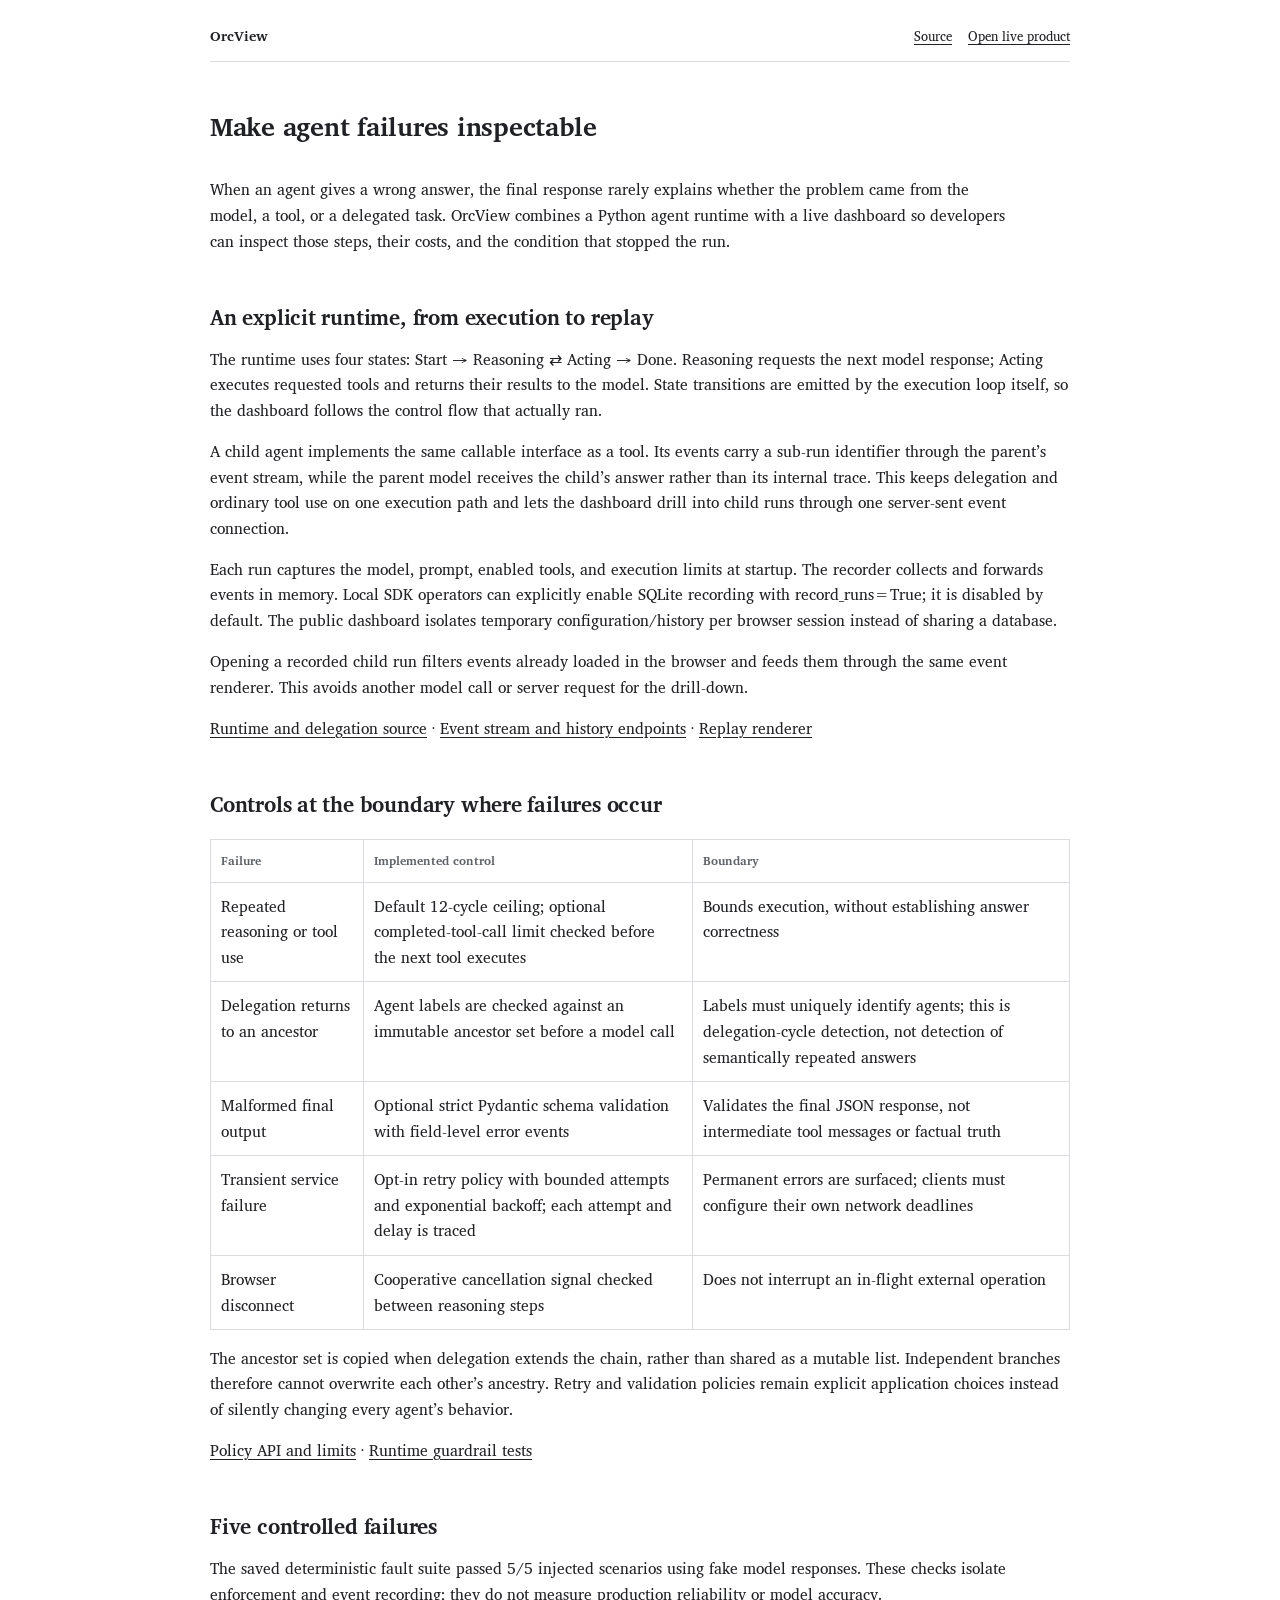
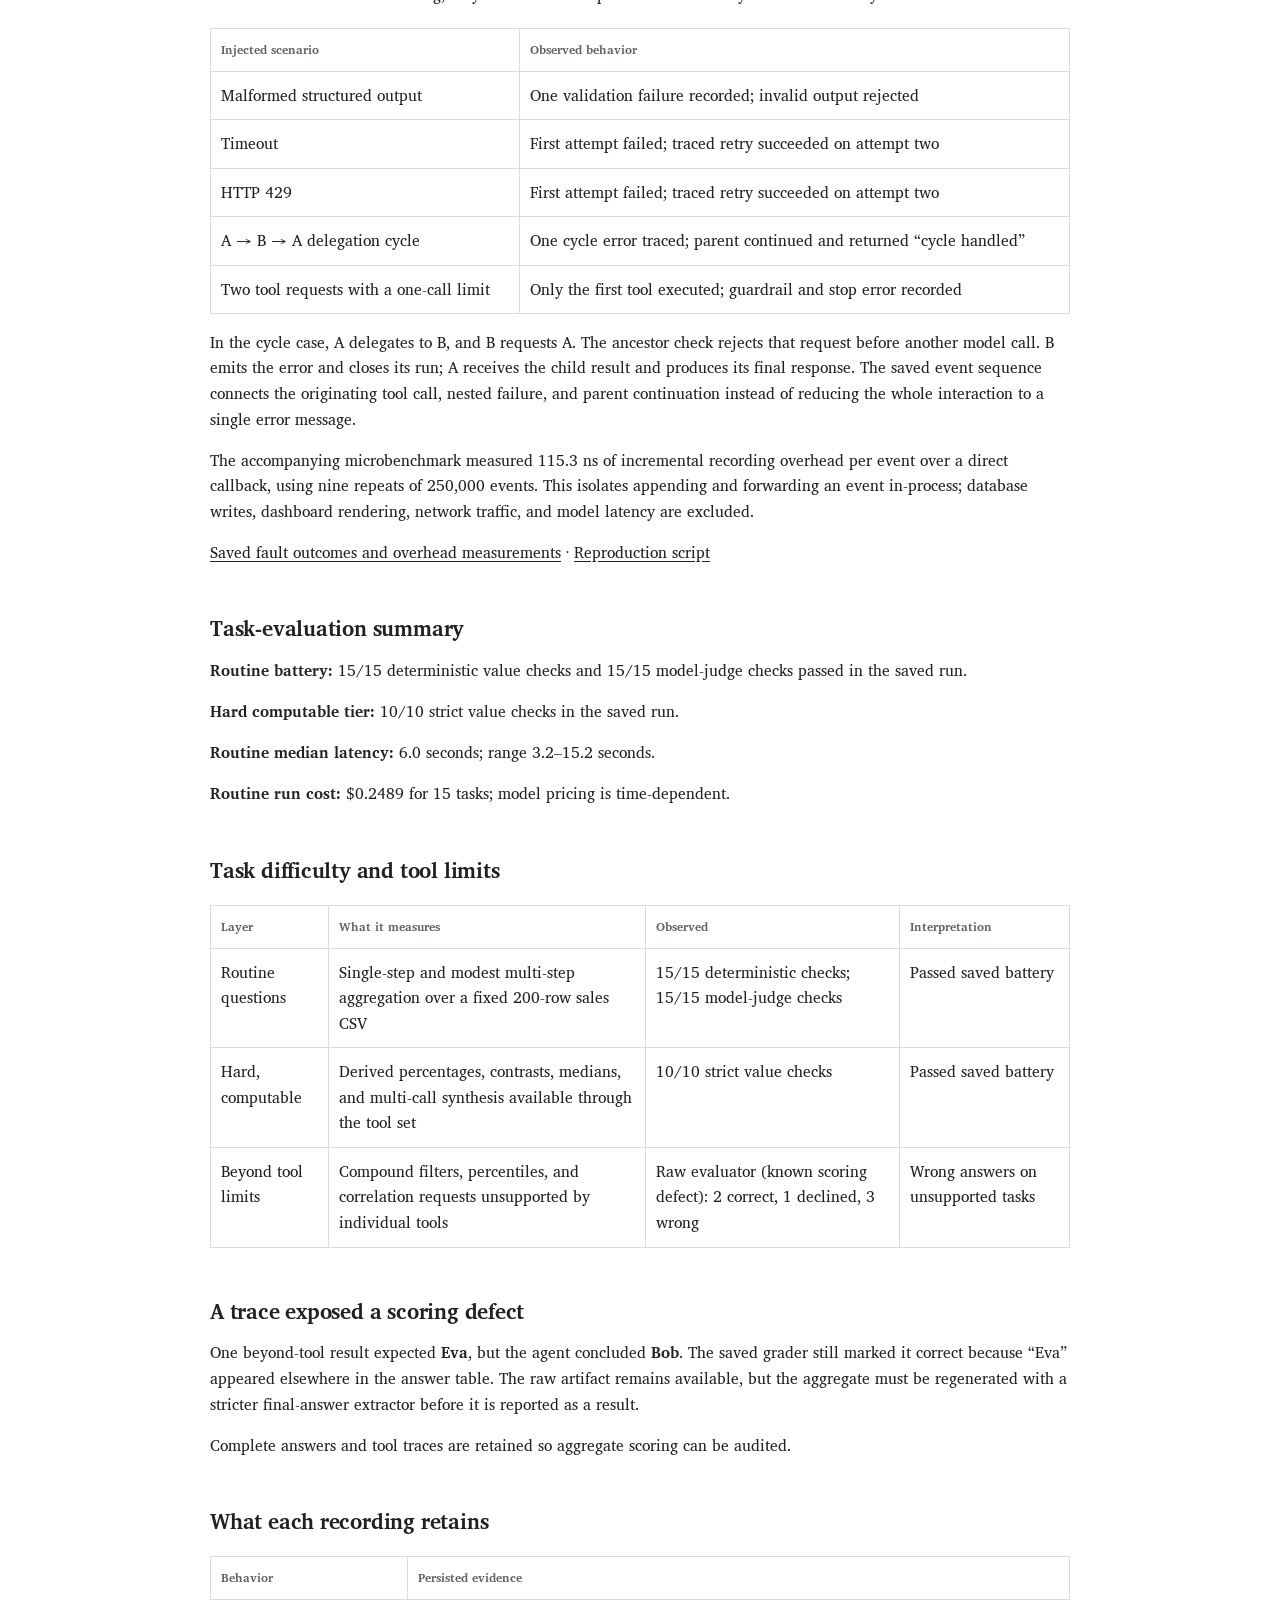
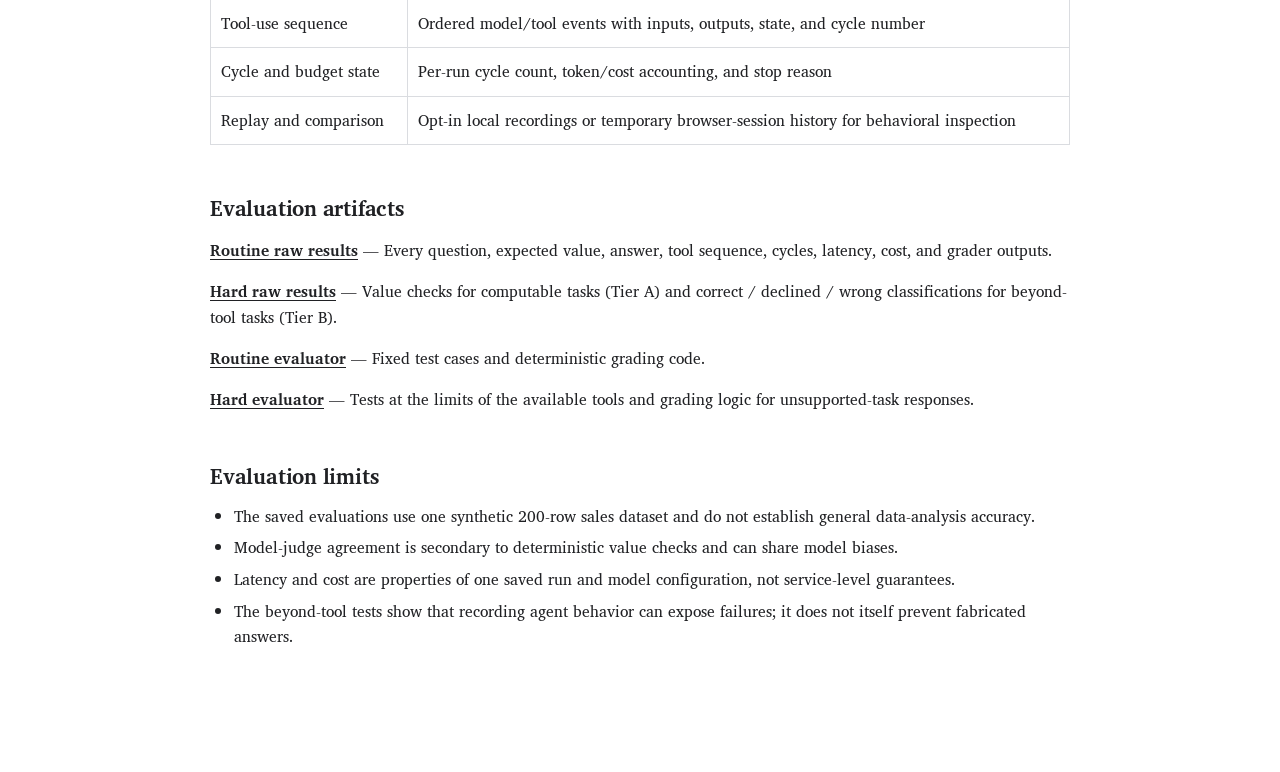
<file: docs/index.html>
<!doctype html>
<html lang="en"><head>
  <meta charset="utf-8"><meta name="viewport" content="width=device-width,initial-scale=1"><meta name="description" content="OrcView evaluation results: tool-use traces, task outcomes, costs, latency, and exposed failure modes."><title>OrcView — Agent Runtime and Evaluation</title>

  <link rel="stylesheet" href="analysis-plain.css?v=research-plain-1">
</head><body><main>
  <nav><strong>OrcView</strong><div><a class="button" href="https://github.com/ajorge2/agent-orchestrator">Source</a><a class="button primary" href="https://site--orcview--764vq9x779wv.code.run/">Open live product</a></div></nav>
  <header><h1>Make agent failures inspectable</h1><p>When an agent gives a wrong answer, the final response rarely explains whether the problem came from the model, a tool, or a delegated task. OrcView combines a Python agent runtime with a live dashboard so developers can inspect those steps, their costs, and the condition that stopped the run.</p></header>
<section><h2>An explicit runtime, from execution to replay</h2><p>The runtime uses four states: Start → Reasoning ⇄ Acting → Done. Reasoning requests the next model response; Acting executes requested tools and returns their results to the model. State transitions are emitted by the execution loop itself, so the dashboard follows the control flow that actually ran.</p><p>A child agent implements the same callable interface as a tool. Its events carry a sub-run identifier through the parent’s event stream, while the parent model receives the child’s answer rather than its internal trace. This keeps delegation and ordinary tool use on one execution path and lets the dashboard drill into child runs through one server-sent event connection.</p><p>Each run captures the model, prompt, enabled tools, and execution limits at startup. The recorder collects and forwards events in memory. Local SDK operators can explicitly enable SQLite recording with record_runs=True; it is disabled by default. The public dashboard isolates temporary configuration/history per browser session instead of sharing a database.</p><p>Opening a recorded child run filters events already loaded in the browser and feeds them through the same event renderer. This avoids another model call or server request for the drill-down.</p><p><a href="https://github.com/ajorge2/agent-orchestrator/blob/main/orcview/_agent.py">Runtime and delegation source</a> · <a href="https://github.com/ajorge2/agent-orchestrator/blob/main/orcview/_server.py">Event stream and history endpoints</a> · <a href="https://github.com/ajorge2/agent-orchestrator/blob/main/orcview/static/index.html">Replay renderer</a></p></section>
<section><h2>Controls at the boundary where failures occur</h2><table><thead><tr><th>Failure</th><th>Implemented control</th><th>Boundary</th></tr></thead><tbody><tr><td>Repeated reasoning or tool use</td><td>Default 12-cycle ceiling; optional completed-tool-call limit checked before the next tool executes</td><td>Bounds execution, without establishing answer correctness</td></tr><tr><td>Delegation returns to an ancestor</td><td>Agent labels are checked against an immutable ancestor set before a model call</td><td>Labels must uniquely identify agents; this is delegation-cycle detection, not detection of semantically repeated answers</td></tr><tr><td>Malformed final output</td><td>Optional strict Pydantic schema validation with field-level error events</td><td>Validates the final JSON response, not intermediate tool messages or factual truth</td></tr><tr><td>Transient service failure</td><td>Opt-in retry policy with bounded attempts and exponential backoff; each attempt and delay is traced</td><td>Permanent errors are surfaced; clients must configure their own network deadlines</td></tr><tr><td>Browser disconnect</td><td>Cooperative cancellation signal checked between reasoning steps</td><td>Does not interrupt an in-flight external operation</td></tr></tbody></table><p>The ancestor set is copied when delegation extends the chain, rather than shared as a mutable list. Independent branches therefore cannot overwrite each other’s ancestry. Retry and validation policies remain explicit application choices instead of silently changing every agent’s behavior.</p><p><a href="https://github.com/ajorge2/agent-orchestrator/blob/main/docs/reliability.md">Policy API and limits</a> · <a href="https://github.com/ajorge2/agent-orchestrator/blob/main/tests/test_agent_guardrails.py">Runtime guardrail tests</a></p></section>
<section><h2>Five controlled failures</h2><p>The saved deterministic fault suite passed 5/5 injected scenarios using fake model responses. These checks isolate enforcement and event recording; they do not measure production reliability or model accuracy.</p><table><thead><tr><th>Injected scenario</th><th>Observed behavior</th></tr></thead><tbody><tr><td>Malformed structured output</td><td>One validation failure recorded; invalid output rejected</td></tr><tr><td>Timeout</td><td>First attempt failed; traced retry succeeded on attempt two</td></tr><tr><td>HTTP 429</td><td>First attempt failed; traced retry succeeded on attempt two</td></tr><tr><td>A → B → A delegation cycle</td><td>One cycle error traced; parent continued and returned “cycle handled”</td></tr><tr><td>Two tool requests with a one-call limit</td><td>Only the first tool executed; guardrail and stop error recorded</td></tr></tbody></table><p>In the cycle case, A delegates to B, and B requests A. The ancestor check rejects that request before another model call. B emits the error and closes its run; A receives the child result and produces its final response. The saved event sequence connects the originating tool call, nested failure, and parent continuation instead of reducing the whole interaction to a single error message.</p><p>The accompanying microbenchmark measured 115.3 ns of incremental recording overhead per event over a direct callback, using nine repeats of 250,000 events. This isolates appending and forwarding an event in-process; database writes, dashboard rendering, network traffic, and model latency are excluded.</p><p><a href="evidence/runtime_reliability.json">Saved fault outcomes and overhead measurements</a> · <a href="https://github.com/ajorge2/agent-orchestrator/blob/main/benchmarks/fault_injection.py">Reproduction script</a></p></section>
<section><h2>Task-evaluation summary</h2><p><strong>Routine battery:</strong> 15/15 deterministic value checks and 15/15 model-judge checks passed in the saved run.</p><p><strong>Hard computable tier:</strong> 10/10 strict value checks in the saved run.</p><p><strong>Routine median latency:</strong> 6.0 seconds; range 3.2–15.2 seconds.</p><p><strong>Routine run cost:</strong> $0.2489 for 15 tasks; model pricing is time-dependent.</p></section>
  <section><h2>Task difficulty and tool limits</h2><table><thead><tr><th>Layer</th><th>What it measures</th><th>Observed</th><th>Interpretation</th></tr></thead><tbody>
    <tr><td>Routine questions</td><td>Single-step and modest multi-step aggregation over a fixed 200-row sales CSV</td><td>15/15 deterministic checks; 15/15 model-judge checks</td><td>Passed saved battery</td></tr>
    <tr><td>Hard, computable</td><td>Derived percentages, contrasts, medians, and multi-call synthesis available through the tool set</td><td>10/10 strict value checks</td><td>Passed saved battery</td></tr>
    <tr><td>Beyond tool limits</td><td>Compound filters, percentiles, and correlation requests unsupported by individual tools</td><td>Raw evaluator (known scoring defect): 2 correct, 1 declined, 3 wrong</td><td>Wrong answers on unsupported tasks</td></tr>
  </tbody></table></section>
  <section><h2>A trace exposed a scoring defect</h2><p>One beyond-tool result expected <strong>Eva</strong>, but the agent concluded <strong>Bob</strong>. The saved grader still marked it correct because “Eva” appeared elsewhere in the answer table. The raw artifact remains available, but the aggregate must be regenerated with a stricter final-answer extractor before it is reported as a result.</p><p>Complete answers and tool traces are retained so aggregate scoring can be audited.</p></section>
  <section><h2>What each recording retains</h2><table><thead><tr><th>Behavior</th><th>Persisted evidence</th></tr></thead><tbody>
    <tr><td>Tool-use sequence</td><td>Ordered model/tool events with inputs, outputs, state, and cycle number</td></tr>
    <tr><td>Cycle and budget state</td><td>Per-run cycle count, token/cost accounting, and stop reason</td></tr>
    <tr><td>Replay and comparison</td><td>Opt-in local recordings or temporary browser-session history for behavioral inspection</td></tr>
  </tbody></table></section>
  <section><h2>Evaluation artifacts</h2><div><p><a href="evidence/eval_results.json"><strong>Routine raw results</strong></a> — Every question, expected value, answer, tool sequence, cycles, latency, cost, and grader outputs.</p><p><a href="evidence/eval_hard_results.json"><strong>Hard raw results</strong></a> — Value checks for computable tasks (Tier A) and correct / declined / wrong classifications for beyond-tool tasks (Tier B).</p><p><a href="https://github.com/ajorge2/agent-orchestrator/blob/main/data-analyst-agent/eval_accuracy.py"><strong>Routine evaluator</strong></a> — Fixed test cases and deterministic grading code.</p><p><a href="https://github.com/ajorge2/agent-orchestrator/blob/main/data-analyst-agent/eval_hard.py"><strong>Hard evaluator</strong></a> — Tests at the limits of the available tools and grading logic for unsupported-task responses.</p></div></section>
  <section><h2>Evaluation limits</h2><ul><li>The saved evaluations use one synthetic 200-row sales dataset and do not establish general data-analysis accuracy.</li><li>Model-judge agreement is secondary to deterministic value checks and can share model biases.</li><li>Latency and cost are properties of one saved run and model configuration, not service-level guarantees.</li><li>The beyond-tool tests show that recording agent behavior can expose failures; it does not itself prevent fabricated answers.</li></ul></section>
</main></body></html>
</file>
<file: docs/analysis-plain.css>
@import url("https://fonts.googleapis.com/css2?family=Charis+SIL:ital,wght@0,400;0,700;1,400;1,700&display=swap");

:root { --ink:#202124; --muted:#5f6368; --paper:#fff; --line:#dadce0; --green:#202124; --red:#202124; --amber:#202124; --blue:#202124; --teal:#202124; --violet:#202124; }
* { box-sizing:border-box; }
html, body { margin:0; background:var(--paper); color:var(--ink); }
body { font:15.5px/1.65 "Charis SIL",Georgia,"Times New Roman",serif; }
main { width:min(860px,calc(100% - 36px)); margin:0 auto; padding:24px 0 72px; }
nav { display:flex; justify-content:space-between; align-items:baseline; gap:24px; margin-bottom:48px; padding-bottom:14px; border-bottom:1px solid var(--line); }
nav strong { font-size:14px; font-weight:600; }
nav div { display:flex; gap:16px; flex-wrap:wrap; }
nav a, .button { font:500 13px/1.5 "Charis SIL",Georgia,serif; color:var(--ink); text-decoration:underline; background:none; border:0; border-radius:0; padding:0; }
a { color:var(--ink); text-underline-offset:3px; }
header { max-width:800px; }
h1,h2,h3,h4 { font-family:inherit; color:var(--ink); letter-spacing:-.01em; }
h1 { font-size:26px; line-height:1.3; margin:0 0 18px; font-weight:700; }
h2 { font-size:21px; line-height:1.3; margin:0 0 16px; font-weight:700; }
h3 { font-size:17px; line-height:1.4; margin:24px 0 10px; }
h4 { font-size:15.5px; margin:20px 0 8px; }
section { margin:50px 0; }
p { margin:0; padding-top:15.5px; }
header p:first-child, section > p:first-child { padding-top:0; }
.lede, .section-intro { max-width:800px; font-size:inherit; line-height:inherit; color:var(--ink); }
.eyebrow, .tag, .label, .small, .frame-note { font:inherit; color:var(--muted); letter-spacing:0; text-transform:none; }
.grid,.flow,.metrics,.pipeline { display:block; margin:24px 0; padding:0; border:0; }
.card,.step,.metric-block,.decision,.failure,.gate,.boundary,.scope,.verdict,.withdrawn { display:block; background:none; border:0; border-radius:0; box-shadow:none; padding:0; margin:0; }
.grid > .card + .card, .flow > .step + .step { margin-top:20px; }
.metric { font:700 17px/1.5 "Charis SIL",Georgia,serif; margin:0; }
.table-wrap { max-width:100%; overflow-x:auto; }
table { width:100%; border-collapse:collapse; margin-top:20.5px; border:1px solid var(--line); }
caption { text-align:left; caption-side:top; padding-bottom:12px; }
th,td { text-align:left; vertical-align:top; padding:11px 10px; border:1px solid var(--line); }
th { font-size:12px; font-weight:700; color:var(--muted); letter-spacing:0; text-transform:none; }
.pass,.fail,.ok,.bad,.blocked,.pending,.warn { color:var(--ink); font-weight:700; }
ul,ol { margin:14px 0 0; padding-left:24px; }
li { margin:6px 0; }
li > p:first-child { padding-top:0; }
.artifacts,.links { display:block; border:0; margin:0; padding:0; }
.artifact,.link,.links > a { display:block; padding:15.5px 0 0; border:0; border-radius:0; background:none; box-shadow:none; color:var(--ink); }
.artifact span,.link span { font-size:inherit; font-weight:400; color:var(--ink); }
.artifacts a { font-weight:700; }
pre { max-width:100%; overflow-x:auto; padding:14px; border:1px solid var(--line); background:#fafafa; font-size:13px; line-height:1.55; }
code { font-size:.9em; overflow-wrap:anywhere; }
pre code { font-size:inherit; overflow-wrap:normal; }
img,svg,video { max-width:100%; height:auto; }
figure { margin:24px 0; }
figcaption { color:var(--muted); font-size:13px; margin-top:8px; }
.note { margin-top:50px; padding:18px 20px 0; border-top:1px solid var(--line); color:#878c92; font-style:italic; font-weight:400; }
.note strong { font-weight:700; }
.method-branch { position:relative; padding-left:2.5rem; }
.method-branch::before { content:""; position:absolute; left:4px; top:0; bottom:0; border-left:1px solid var(--ink); }
.method-branch:first-child::before { top:calc(15.5px + .825em); }
.method-branch:last-child::before { bottom:auto; height:calc(15.5px + .825em); }
.method-branch::after { content:""; position:absolute; left:4px; top:calc(15.5px + .825em); width:calc(2.5rem - 14px); border-top:1px solid var(--ink); }
.method-evidence { display:block; position:relative; margin-top:5px; padding-left:2.5rem; }
.method-evidence::before { content:""; position:absolute; left:4px; top:-5px; height:calc(5px + .825em); width:calc(2.5rem - 14px); border-left:1px solid var(--ink); border-bottom:1px solid var(--ink); }
@media(max-width:760px) { main { width:calc(100% - 28px); } nav { flex-direction:column; align-items:flex-start; gap:12px; margin-bottom:36px; } section { margin:42px 0; } table { font-size:14px; } th,td { padding:9px 8px; } }
.provenance { color:var(--muted); font-size:13px; padding-top:12px; }
/* Some analyses keep their site header outside the reading column. */
body > header { width:min(860px,calc(100% - 36px)); max-width:none; margin:0 auto; padding:24px 0 14px; display:flex; justify-content:space-between; align-items:baseline; gap:24px; border-bottom:1px solid var(--line); }
body > header > a { font-size:14px; font-weight:700; text-decoration:none; }
body > header nav { margin:0; padding:0; border:0; gap:16px; flex-wrap:wrap; }
body > header + main { padding-top:0; }
body > footer { width:min(860px,calc(100% - 36px)); margin:0 auto; padding:20px 0 48px; border-top:1px solid var(--line); color:var(--muted); font-size:13px; }
body > footer > div { display:flex; justify-content:space-between; gap:20px; flex-wrap:wrap; }
@media(max-width:760px) { body > header { width:calc(100% - 28px); flex-direction:column; gap:12px; } body > footer { width:calc(100% - 28px); } body > header nav { flex-direction:row; } }
/* Match the analysis-page rhythm for prose and unwrapped Markdown headings. */
h2 { margin-bottom:0; }
main > h2 { margin-top:50px; }
@media(max-width:760px) { main > h2 { margin-top:42px; } }
</file>
